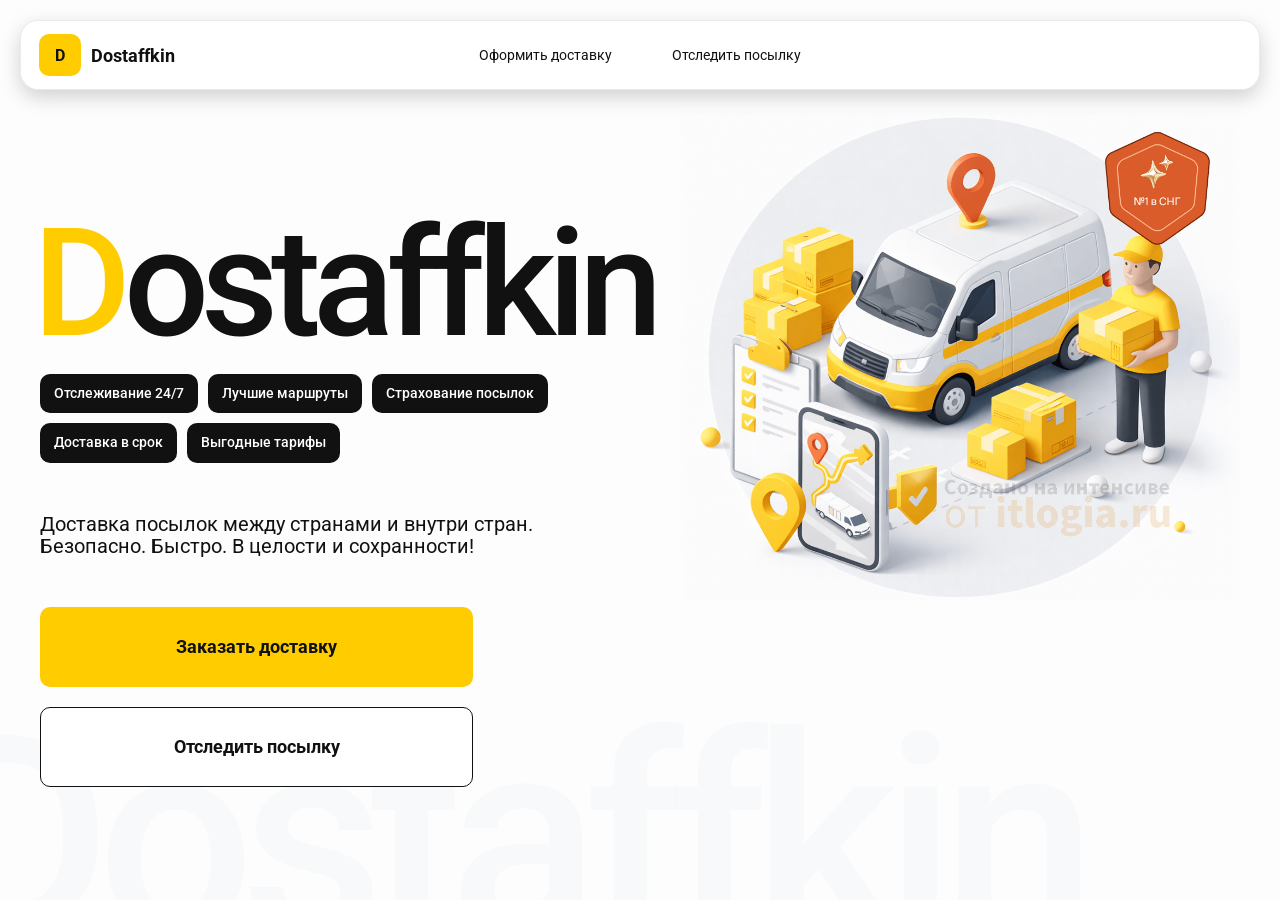
<file: index.html>
<!doctype html>
<html lang="ru">

<head>
    <meta charset="utf-8" />
    <meta name="viewport" content="width=device-width,initial-scale=1,maximum-scale=1,user-scalable=0" />
    <title>Dostaffkin — Доставка посылок между странами и внутри стран. Безопасно. Быстро. В целости и сохранности!
    </title>

    <link href="styles/base.css" rel="stylesheet" />
    <link href="styles/base_adaptive.css" rel="stylesheet" />
    <link href="styles/index.css" rel="stylesheet" />
    <link href="styles/index_adaptive.css" rel="stylesheet" />
</head>

<body>

    <div class="container">
        <header class="header">
            <a class="header-brand" href="#">
                <div class="header-logo">D</div>
                <div class="header-title">Dostaffkin</div>
            </a>
            <nav class="header-menu">
                <a class="header-link" href="./order.html">Оформить <span>доставку</span></a>
                <a class="header-link" href="./track.html">Отследить <span>посылку</span></a>
            </nav>

        </header>
        <main class="main">
            <section class="main-info">
                <div class="main-title">
                    <span>D</span>ostaffkin
                </div>
                <div class="main-features">
                    <div class="main-feature">Отслеживание 24/7</div>
                    <div class="main-feature">Лучшие маршруты</div>
                    <div class="main-feature">Страхование посылок</div>
                    <div class="main-feature">Доставка в срок</div>
                    <div class="main-feature">Выгодные тарифы</div>
                </div>
                <div class="main-description">
                    Доставка посылок между странами и внутри стран.
                    Безопасно. Быстро. В целости и сохранности!
                </div>
                <div class="main-actions">
                    <a class="button" type="button" href="./order.html">Заказать доставку</a>
                    <a class="button button-white" type="button" href="./track.html">Отследить посылку</a>
                </div>
            </section>
            <div class="main-title-ghost">Dostaffkin</div>
            <section class="main-image">
                <img src="images/main-image.png" alt="Main image" />
            </section>



        </main>



    </div>

</body>

</html>
</file>
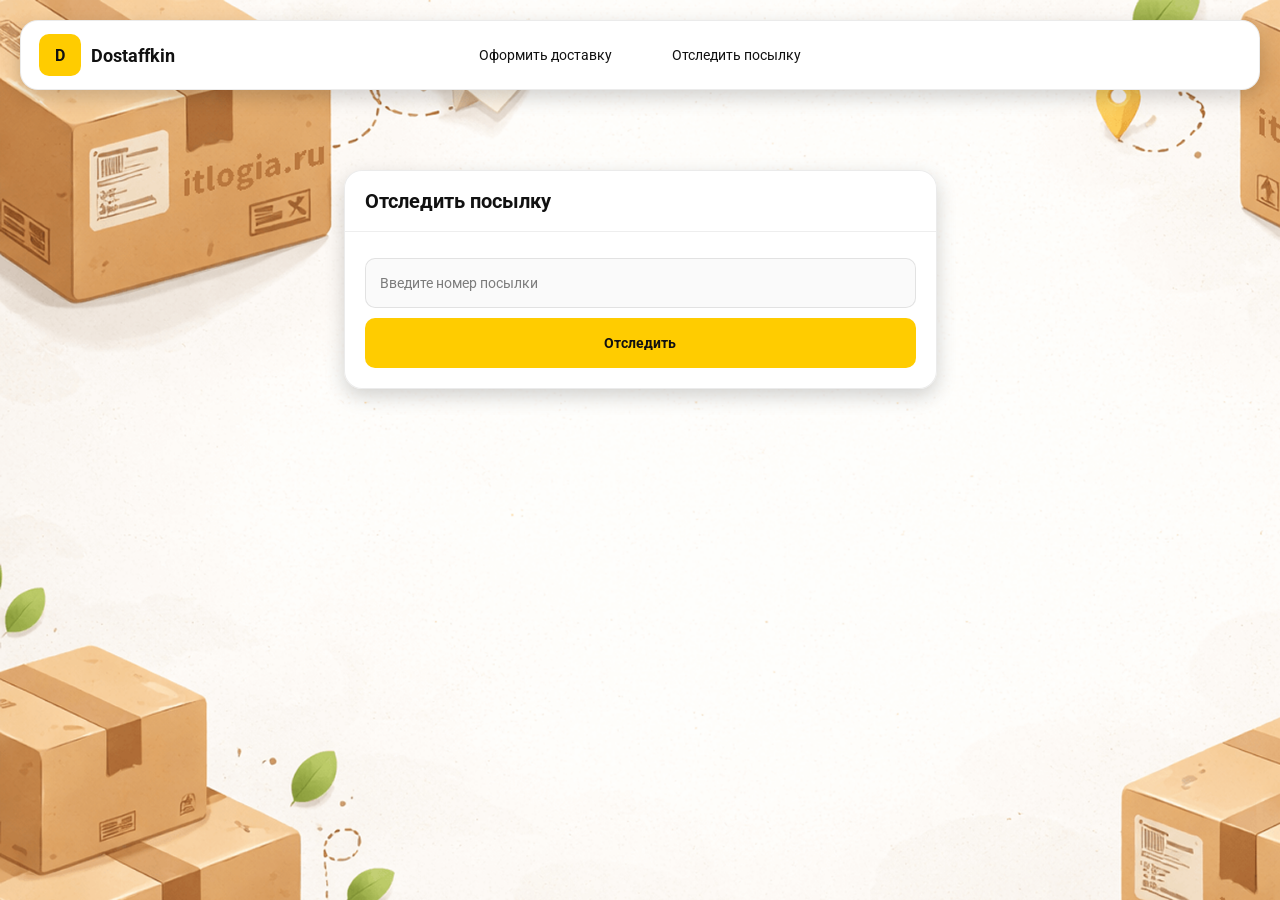
<file: track.html>
<!doctype html>
<html lang="ru">

<head>
    <meta charset="utf-8" />
    <meta name="viewport" content="width=device-width,initial-scale=1,maximum-scale=1,user-scalable=0" />
    <title>Отследить посылку</title>
    <link rel="stylesheet" href="styles/base.css" />
    <link rel="stylesheet" href="styles/base_adaptive.css" />

    <link rel="stylesheet" href="styles/track.css" />
    <link rel="stylesheet" href="styles/track_adaptive.css" />
</head>

<body>
    <div class="container">
        <header class="header">
            <a class="header-brand" href="./index.html">
                <div class="header-logo">D</div>
                <div class="header-title">Dostaffkin</div>
            </a>
            <nav class="header-menu">
                <a class="header-link" href="./order.html">Оформить <span>доставку</span></a>
                <a class="header-link" href="#">Отследить <span>посылку</span></a>
            </nav>
        </header>

        <main class="track-content">
            <section class="track-card track-search">
                <div class="track-title">Отследить посылку</div>
                <div class="track-action">
                    <div class="main-field track-field">
                        <input id="trackNumber" placeholder="Введите номер посылки" autocomplete="off" />
                    </div>
                    <button id="trackButton" class="button track-button" type="button">Отследить</button>
                </div>
            </section>
            <section class="track-card track-result" id="trackResult">
                <div class="track-result-header">
                    <div class="track-id" id="trackIdValue"></div>
                    <div class="track-routes">
                        <div class="track-route">
                            <div class="track-route-pin">
                                <svg xmlns="http://www.w3.org/2000/svg" fill="none" viewBox="0 0 24 24"
                                    stroke-width="1.5" stroke="orange" class="size-6">
                                    <path stroke-linecap="round" stroke-linejoin="round"
                                        d="M15 10.5a3 3 0 1 1-6 0 3 3 0 0 1 6 0Z" />
                                    <path stroke-linecap="round" stroke-linejoin="round"
                                        d="M19.5 10.5c0 7.142-7.5 11.25-7.5 11.25S4.5 17.642 4.5 10.5a7.5 7.5 0 1 1 15 0Z" />
                                </svg>
                            </div>
                            <div class="track-route-address" id="trackFromValue">
                                Откуда: Москва, улица Арбат, 1
                            </div>
                        </div>
                        <div class="track-route track-route-arrow">
                            <svg xmlns="http://www.w3.org/2000/svg" fill="none" viewBox="0 0 24 24" stroke-width="1.5"
                                stroke="currentColor" class="size-6">
                                <path stroke-linecap="round" stroke-linejoin="round"
                                    d="M19.5 13.5 12 21m0 0-7.5-7.5M12 21V3" />
                            </svg>
                        </div>
                        <div class="track-route">
                            <div class="track-route-pin">
                                <svg xmlns="http://www.w3.org/2000/svg" fill="none" viewBox="0 0 24 24"
                                    stroke-width="1.5" stroke="green" class="size-6">
                                    <path stroke-linecap="round" stroke-linejoin="round"
                                        d="M15 10.5a3 3 0 1 1-6 0 3 3 0 0 1 6 0Z" />
                                    <path stroke-linecap="round" stroke-linejoin="round"
                                        d="M19.5 10.5c0 7.142-7.5 11.25-7.5 11.25S4.5 17.642 4.5 10.5a7.5 7.5 0 1 1 15 0Z" />
                                </svg>
                            </div>
                            <div class="track-route-address" id="trackToValue">
                                Куда: Минск, проспект Независимости, 58
                            </div>
                        </div>
                    </div>
                </div>
                <div class="track-info">
                    <div class="track-status-title">Статус данной посылки:</div>
                    <div class="track-status-list" id="trackStatusList">


                        <div class="track-status created">
                            <img src="images/icons/created.svg" class="track-status-icon" alt="Created">
                            <div class="track-status-text">
                                <div class="track-status-text-state">Создан</div>
                                <div class="track-status-text-date">10.01.2026</div>
                            </div>
                        </div>

                        <div class="track-status in-way">
                            <img src="images/icons/in-way.svg" class="track-status-icon" alt="In way">
                            <div class="track-status-text">
                                <div class="track-status-text-state">В пути: Москва</div>
                                <div class="track-status-text-date">18.01.2026</div>
                            </div>
                        </div>

                        <div class="track-status ready">
                            <img src="images/icons/ready.svg" class="track-status-icon" alt="Ready">
                            <div class="track-status-text">
                                <div class="track-status-text-state">Готов к выдаче</div>
                                <div class="track-status-text-date">25.01.2026</div>
                            </div>
                        </div>

                        <div class="track-status done">
                            <img src="images/icons/done.svg" class="track-status-icon" alt="Done">
                            <div class="track-status-text">
                                <div class="track-status-text-state">Вручен</div>
                                <div class="track-status-text-date">27.01.2026</div>
                            </div>
                        </div>

                    </div>
                </div>
            </section>
        </main>

    </div>

</body>

</html>
</file>
<file: styles/base.css>
*, *::before, *::after {
    box-sizing: border-box;
}
@font-face {
    font-family: "Roboto";
    src: url("../fonts/Roboto-Regular.ttf");
    font-weight: normal;
}

@font-face {
    font-family: "Roboto";
    src: url("../fonts/Roboto-Bold.ttf");
    font-weight: bold;
}

@font-face {
    font-family: "Roboto";
    src: url("../fonts/Roboto-Medium.ttf");
    font-weight: 500;
}
html, body {
    margin: 0;
    color: #111111;
    font-family: "Roboto", sans-serif;
}

body {
    background: #FDFDFD;
}

.header {
    border-radius: 18px;
    box-shadow: 0 7px 20px 0 #0000002E;
    backdrop-filter: blur(10px);
    background: #ffffff;
    left: 20px;
    border: 1px solid rgba(0, 0, 0, 0.08);
    position: fixed;
    right: 20px;
    top: 20px;
    padding: 14px 18px;
    height: 70px;
    display: flex;
    align-items: center;
    z-index: 6;
}
.header-brand {
    display: flex;
    align-items: center;
    text-decoration: none;
    gap: 10px;
}

.header-logo {
    width: 42px;
    height: 42px;
    border-radius: 10px;
    background: #FFCC00;
    display: grid;
    place-items: center;
    font-weight: bold;
    color: #111;
}

.header-title {
    font-size: 18px;
    font-weight: bold;
    color: #111111;
    text-decoration: none;
}
.header-menu {
    display: flex;
    align-items: center;
    gap: 60px;
    margin: 0;
    position: absolute;
    left: 50%;
    transform: translateX(-50%);
}

.header-link {
    font-size: 14px;
    color: #111111;
    text-decoration: none;
}

.button {
    border: 0;
    outline: none;
    height: 44px;
    border-radius: 10px;
    font-size: 14px;
    font-weight: bold;
    cursor: pointer;
    font-family: inherit;
    transition: transform .08s ease, opacity .12s ease;
    background: #ffcc00;
    color: #111111;
    text-align: center;
    text-decoration: none;
}

.button:hover {
    background-color: #E5BC19;
}

.button:disabled {
    cursor: not-allowed;
    background-color: #FADE6E;
    color: #787878;
    transform: none;
}

.button.button-white {
    background: #ffffff;
    border: 1px solid #111111;
}

.button.button-white:hover {
    background: rgb(241 241 241);
}

.main-field {
    display: flex;
    align-items: center;
    margin-top: 6px;
    gap: 10px;
    border: 1px solid #1111111A;
    background: #FAFAFA;
    border-radius: 10px;
    padding: 10px 12px;
    position: relative;
    box-sizing: border-box;
    height: 50px;
}

.main-field.textarea {
    height: auto;
}

.main-pin {
    width: 28px;
    height: 28px;
    border-radius: 10px;
    background: rgba(17, 17, 17, 0.08);
    display: grid;
    place-items: center;
    flex: 0 0 auto;
    position: relative;
}

.main-pin::before {
    content: "";
    width: 8px;
    height: 8px;
    border-radius: 999px;
    background: orange;
    opacity: .75;
    display: block;
}

.main-field:last-child .main-pin::before {
    background: green;
    opacity: .85;
}

input, textarea {
    width: 100%;
    border: 0;
    outline: none;
    background: transparent;
    font-size: 14px;
    color: #111111;
    font-family: inherit;
}

textarea {
    resize: vertical;
    min-height: 72px;
    padding: 2px 0;
}

input::placeholder, textarea::placeholder {
    color: #7C7C7C;
}

.main-field:focus-within {
    border-color: rgba(0, 0, 0, 0.20);
    box-shadow: 0 0 0 4px rgba(255, 204, 0, 0.35);
    background: rgba(255, 255, 255, 0.75);
}
</file>
<file: styles/base_adaptive.css>
@media (max-width: 767px) {
    .header {
        left: 10px;
        right: 10px;
        top: 10px;
    }

    .header-link span {
        display: none;
    }

    .header-menu {
        gap: 20px;
        justify-content: flex-start;
        margin: 0 0 0 30px;
        position: static;
        transform: none;
    }
}

@media (max-width: 420px) {
    .header-title {
        display: none;
    }
}

@media (max-width: 374px) {
    .header-menu {
        gap: 10px;
        margin: 0 0 0 10px;
    }
}
</file>
<file: styles/index.css>
.container {
    overflow: hidden;
    min-height: 100vh;
}

.main {
    padding: 111px 40px 40px;
    position: relative;
    display: flex;
}

.main-info {
    max-width: 840px;
    width: 100%;
    position: relative;
}

.main-title {
    margin-top: 98px;
    font-weight: 500;
    font-size: 200px;
    line-height: 1;
    letter-spacing: -0.05em;
    color: #111111;
    left: -15px;
    position: relative;
}

.main-title span {
    color: #ffcc00;
}

.main-features {
    margin-top: 15px;
    display: flex;
    flex-wrap: wrap;
    gap: 10px;
}

.main-feature {
    background: #111111;
    color: #ffffff;
    padding: 12px 14px;
    font-weight: 500;
    font-size: 14px;
    line-height: 1.1;
    border-radius: 10px;
}

.main-description {
    margin-top: 50px;
    max-width: 500px;
    font-size: 20px;
    line-height: 1.1;
    color: #111111;
}

.main-actions {
    margin-top: 50px;
    display: flex;
    flex-direction: column;
    gap: 20px;
}

.main-actions .button {
    height: 80px;
    width: 433px;
    font-size: 18px;
    font-weight: bold;
    place-items: center;
    display: grid;
}

.main-title-ghost {
    position: absolute;
    z-index: -1;
    left: -70px;
    bottom: -150px;
    font-weight: 500;
    font-size: 278px;
    line-height: 1;
    letter-spacing: -0.05em;
    color: #ECEDF04D;
}

.main-image {
    width: 1024px;
    top: 100px;
    z-index: -2;
}

.main-image img {
    width: 100%;
    max-width: 1024px;
    height: auto;
    display: block;
}
</file>
<file: styles/index_adaptive.css>
@media (max-width: 1760px) {
    .main-title {
        font-size: 150px;
        left: -7px;
    }

    .main-info {
        max-width: 640px;
    }
}

@media (max-width: 1200px) {
    .main-info {
        max-width: 540px;
    }

    .main {
        padding: 111px 20px 20px;
    }

    .main-title {
        font-size: 120px;
        left: -4px;
    }

    .main-title-ghost {
        font-size: 220px;
    }
}

@media (max-width: 1024px) {
    .main-title {
        margin-top: 30px;
    }

    .main {
        flex-direction: column-reverse;
    }

    .main-image {
        max-width: 350px;
        position: absolute;
        left: 370px;
        top: 370px;
    }

    .main-info {
        max-width: 100%;
    }

    .main-actions {
        gap: 10px;
    }

    .main-actions .button {
        height: 50px;
        font-size: 14px;
        width: auto;
        max-width: 300px;
    }

    .main-description {
        max-width: 350px;
    }
}

@media (max-width: 570px) {
    .main-title {
        font-size: 88px;
    }

    .main-description {
        max-width: 100%
    }

    .main-actions {
       width: 100%;
    }

    .main-actions .button {
        width: 100%;
        max-width: 100%
    }

    .main-image {
        max-width: 650px;
        position: absolute;
        left: 170px;
        top: 70px;
        opacity: 0.2;
    }
}

@media (max-width: 400px) {
    .main-title {
        font-size: 70px;
    }
}
</file>
<file: styles/track.css>
.container {
    background: #F4F4F4 url("../images/track-bg.png");
    background-size: cover;
    min-height: 100vh;
    padding: 170px 0 50px 0;
}

.container {
    background: #F4F4F4 url("../images/track-bg.png");
    background-size: cover;
    min-height: 100vh;
    padding: 170px 0 50px 0;
}

.track-content {
    width: 593px;
    margin: 0 auto;
}

.track-card {
    width: 100%;
    border-radius: 18px;
    box-shadow: 0 7px 20px 0 #0000002E;
    backdrop-filter: blur(10px);
    background: rgba(255, 255, 255, 0.96);
    border: 1px solid rgba(0, 0, 0, 0.08);
}

.track-title {
    font-size: 20px;
    line-height: 100%;
    font-weight: bold;
    border-bottom: 1px solid #EEEEEE;
    padding: 20px;
}

.track-action {
    padding: 20px;
}

.track-button {
    width: 100%;
    height: 50px;
}

.track-field {
    margin-bottom: 10px;
}

.track-result {
    margin-top: 5px;
    display: none;
}

.track-result.is-visible {
    display: block;
}

.track-result-header {
    font-weight: bold;
    font-size: 14px;
    color: #111111;
    padding: 20px;
    border-bottom: 1px solid #EEEEEE;
}

.track-id {
    margin-bottom: 12px;
    font-size: 20px;
}

.track-routes {
    display: flex;
    flex-direction: column;
    gap: 10px;
    font-weight: normal;
}

.track-route {
    display: flex;
    align-items: center;
    gap: 10px;
}

.track-route-pin {
    width: 24px;
    height: 24px;
    flex-shrink: 0;
}

.track-route-arrow {
    padding: 15px 0;
    width: 24px;
    height: 24px;
}

.track-info {
    padding: 20px;
}

.track-status {
    display: flex;
    align-items: center;
    font-size: 12px;
    gap: 10px;
}

.track-status-title {
    font-size: 14px;
    color: #111111;
    margin-bottom: 20px;
}

.track-status-list {
    display: flex;
    flex-direction: column;
    gap: 15px;
}

.track-status-icon {
    width: 40px;
    height: 40px;
    border-radius: 50%;
    background: rgba(17, 17, 17, 0.08);
    display: grid;
    place-items: center;
    flex: 0 0 auto;
}

.track-status.created .track-status-icon {
    background-color: #F1CB00;
}

.track-status.in-way .track-status-icon {
    background-color: #F08A11;
}

.track-status.ready .track-status-icon {
    background-color: #A35D0A;
}

.track-status.done .track-status-icon {
    background-color: #37C93B;
}

.track-status-text {
    display: flex;
    align-items: center;
    justify-content: space-between;
    color: #111111;
    font-size: 12px;
    flex: 1;
}

.track-status-date {
    color: rgba(17, 17, 17, 0.55);
}
</file>
<file: styles/track_adaptive.css>
@media (max-width: 767px) {
    .container {
        padding: 130px 0 50px 0;
    }

    .track-content {
        width: 100%;
        padding-left: 10px;
        padding-right: 10px;
    }

    .track-result-header {
        padding: 20px;
    }
}
</file>
